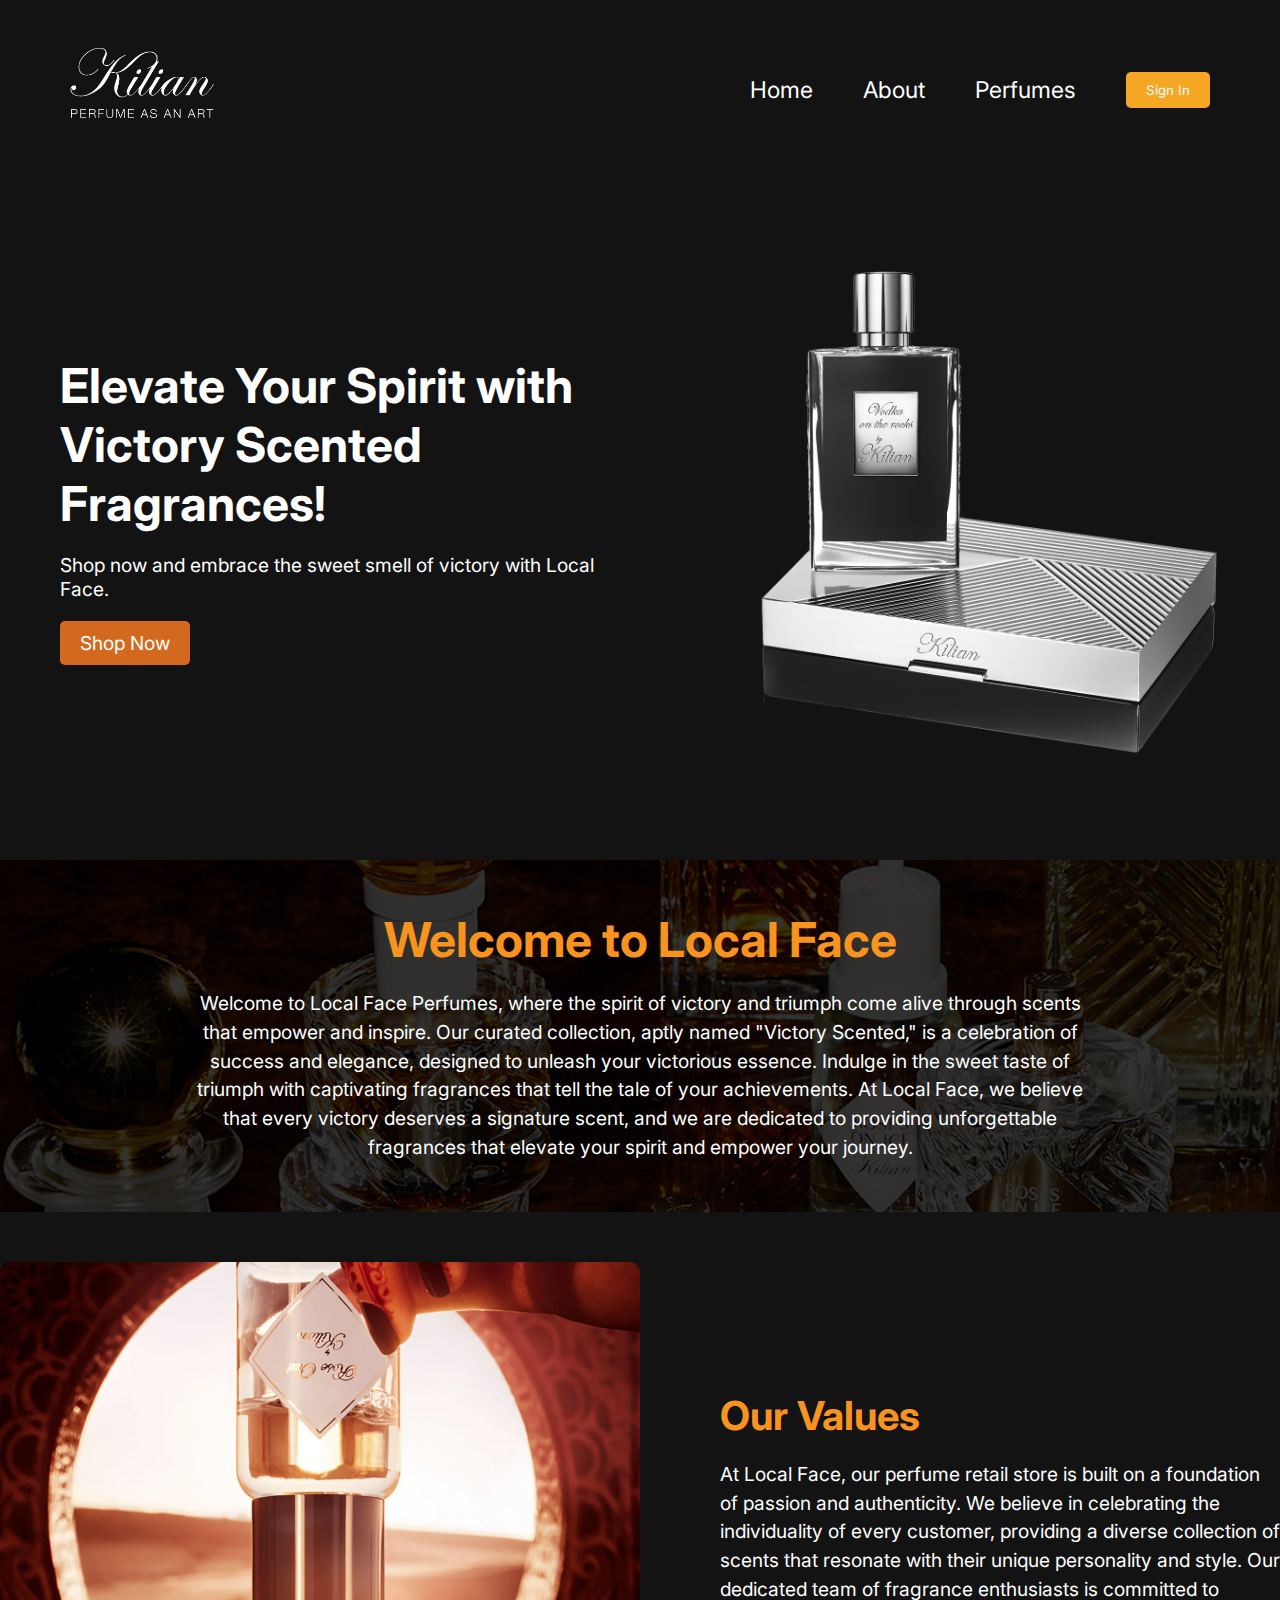
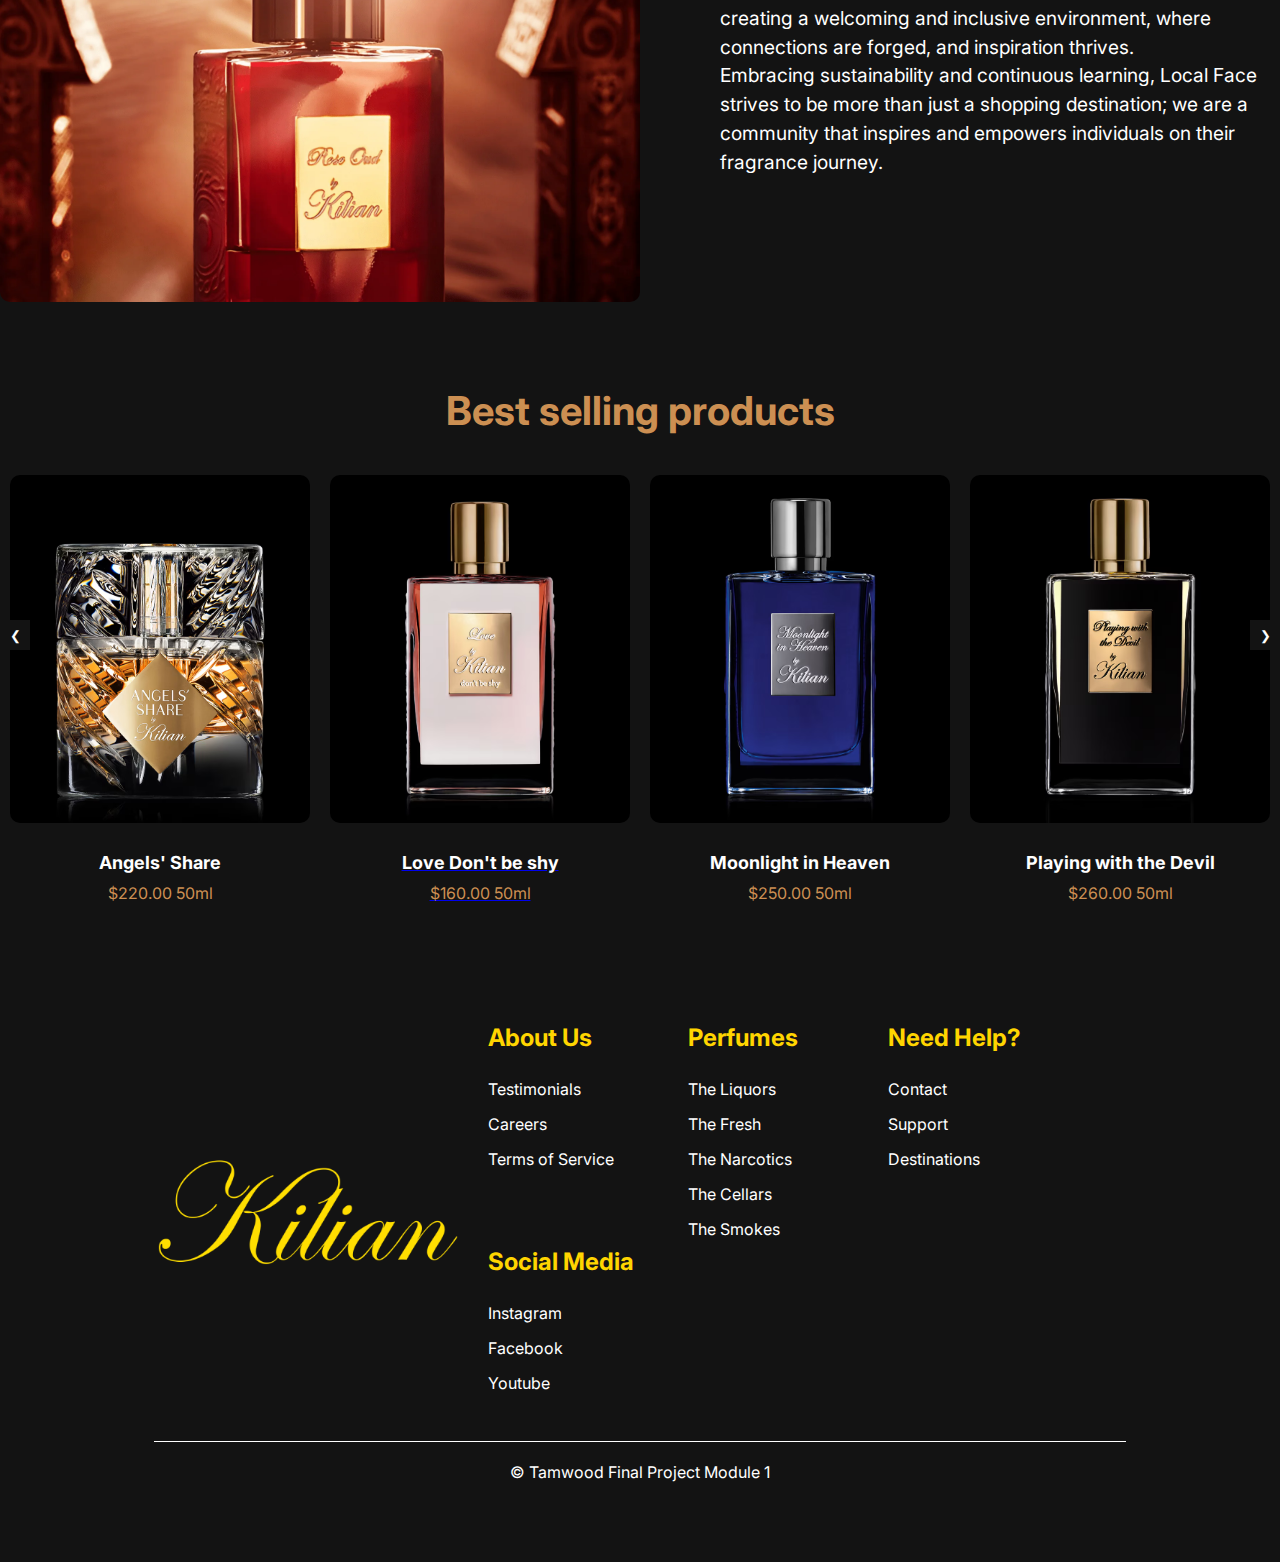
<file: index.html>
<!--index.html-->
<!DOCTYPE html>
<html lang="en">
  <head>
    <meta charset="UTF-8" />
    <meta name="viewport" content="width=device-width, initial-scale=1.0" />
    <title>Kilian</title>
    <link rel="preconnect" href="https://fonts.googleapis.com" />
    <link rel="preconnect" href="https://fonts.gstatic.com" crossorigin />
    <link
      href="https://fonts.googleapis.com/css2?family=Inter:ital,opsz,wght@0,14..32,100..900;1,14..32,100..900&display=swap"
      rel="stylesheet"
    />
    <link rel="stylesheet" href="style.css" />
    <style>
      .title {
        font-size: 48px;
        color: #f5a623;
        margin: 50px;
        text-align: center;
      }
    </style>
  </head>

  <body>
    <header>
      <!-- load the navbar -->
      <div id="navbar-placeholder"></div>
    </header>

    <main>
      <!-- hero-section -->
      <section class="hero-section">
        <div class="hero-content">
          <h1>Elevate Your Spirit with Victory Scented Fragrances!</h1>
          <p>
            Shop now and embrace the sweet smell of victory with Local Face.
          </p>
          <a href="#" class="cta-button">Shop Now</a>
        </div>
        <div class="hero-image">
          <img src="/assets/mainpage.png" alt="Victory Scented Fragrances" />
        </div>
      </section>

      <!-- welcome-section -->
      <section>
        <div class="welcome">
          <h1>Welcome to Local Face</h1>
          <p>
            Welcome to Local Face Perfumes, where the spirit of victory and
            triumph come alive through scents that empower and inspire. Our
            curated collection, aptly named "Victory Scented," is a celebration
            of success and elegance, designed to unleash your victorious
            essence. Indulge in the sweet taste of triumph with captivating
            fragrances that tell the tale of your achievements. At Local Face,
            we believe that every victory deserves a signature scent, and we are
            dedicated to providing unforgettable fragrances that elevate your
            spirit and empower your journey.
          </p>
        </div>
      </section>

      <!-- value section  -->
      <section class="values-section">
        <div class="values-image">
          <img
            src="/assets/kilian/perfume/value2.jpg"
            alt="Fragrance Bottle Image"
          />
        </div>
        <div class="values-text">
          <h2>Our Values</h2>
          <p>
            At Local Face, our perfume retail store is built on a foundation of
            passion and authenticity. We believe in celebrating the
            individuality of every customer, providing a diverse collection of
            scents that resonate with their unique personality and style. Our
            dedicated team of fragrance enthusiasts is committed to creating a
            welcoming and inclusive environment, where connections are forged,
            and inspiration thrives.
          </p>
          <p>
            Embracing sustainability and continuous learning, Local Face strives
            to be more than just a shopping destination; we are a community that
            inspires and empowers individuals on their fragrance journey.
          </p>
        </div>
      </section>

      <!-- best selling slider -->
      <section class="slider-container">
        <h2>Best selling products</h2>
        <button class="prev">❮</button>
        <div class="slider">
          <div class="product">
            <img
              src="/assets/kilian/perfume_list/liquor/angels_share-1.avif"
              alt="Luxurious Elixir Rough"
            />
            <h3>Angels' Share</h3>
            <p>$220.00 <span>50ml</span></p>
          </div>
          <div class="product">
            <a href="/pages/love_do_not_be_shy.html">
              <img
                src="/assets/kilian/perfume_list/narcotics/love_do_not_be_shy-1.avif"
                alt="The Golden Legacy"
              />
              <h3>Love Don't be shy</h3>
              <p>$160.00 50ml</p>
            </a>
          </div>
          <div class="product">
            <img
              src="/assets/kilian/perfume_list/fresh/moonlight_in_heaven-1.avif"
              alt="Luxurious Elixir"
            />
            <h3>Moonlight in Heaven</h3>
            <p>$250.00 50ml</p>
          </div>
          <div class="product">
            <img
              src="/assets/kilian/perfume_list/cellars/playing_with_the_devil-1.avif"
              alt="Luxurious Essence"
            />
            <h3>Playing with the Devil</h3>
            <p>$260.00 50ml</p>
          </div>
          <div class="product">
            <img
              src="/assets/kilian/perfume_list/fresh/flower_of_immortality-1.avif"
              alt="Product 5"
            />
            <h3>Flower of Immortality</h3>
            <p>$270.00 50ml</p>
          </div>
          <div class="product">
            <img
              src="/assets/kilian/perfume_list/narcotics/forbidden_games-1.avif"
              alt="Product 6"
            />
            <h3>Forbidden Games</h3>
            <p>$300.00 50ml</p>
          </div>
        </div>
        <button class="next">❯</button>
      </section>
    </main>

    <footer>
      <!-- load the footer -->
      <div id="footer-placeholder"></div>
    </footer>

    <script src="app.js"></script>
  </body>
</html>
</file>
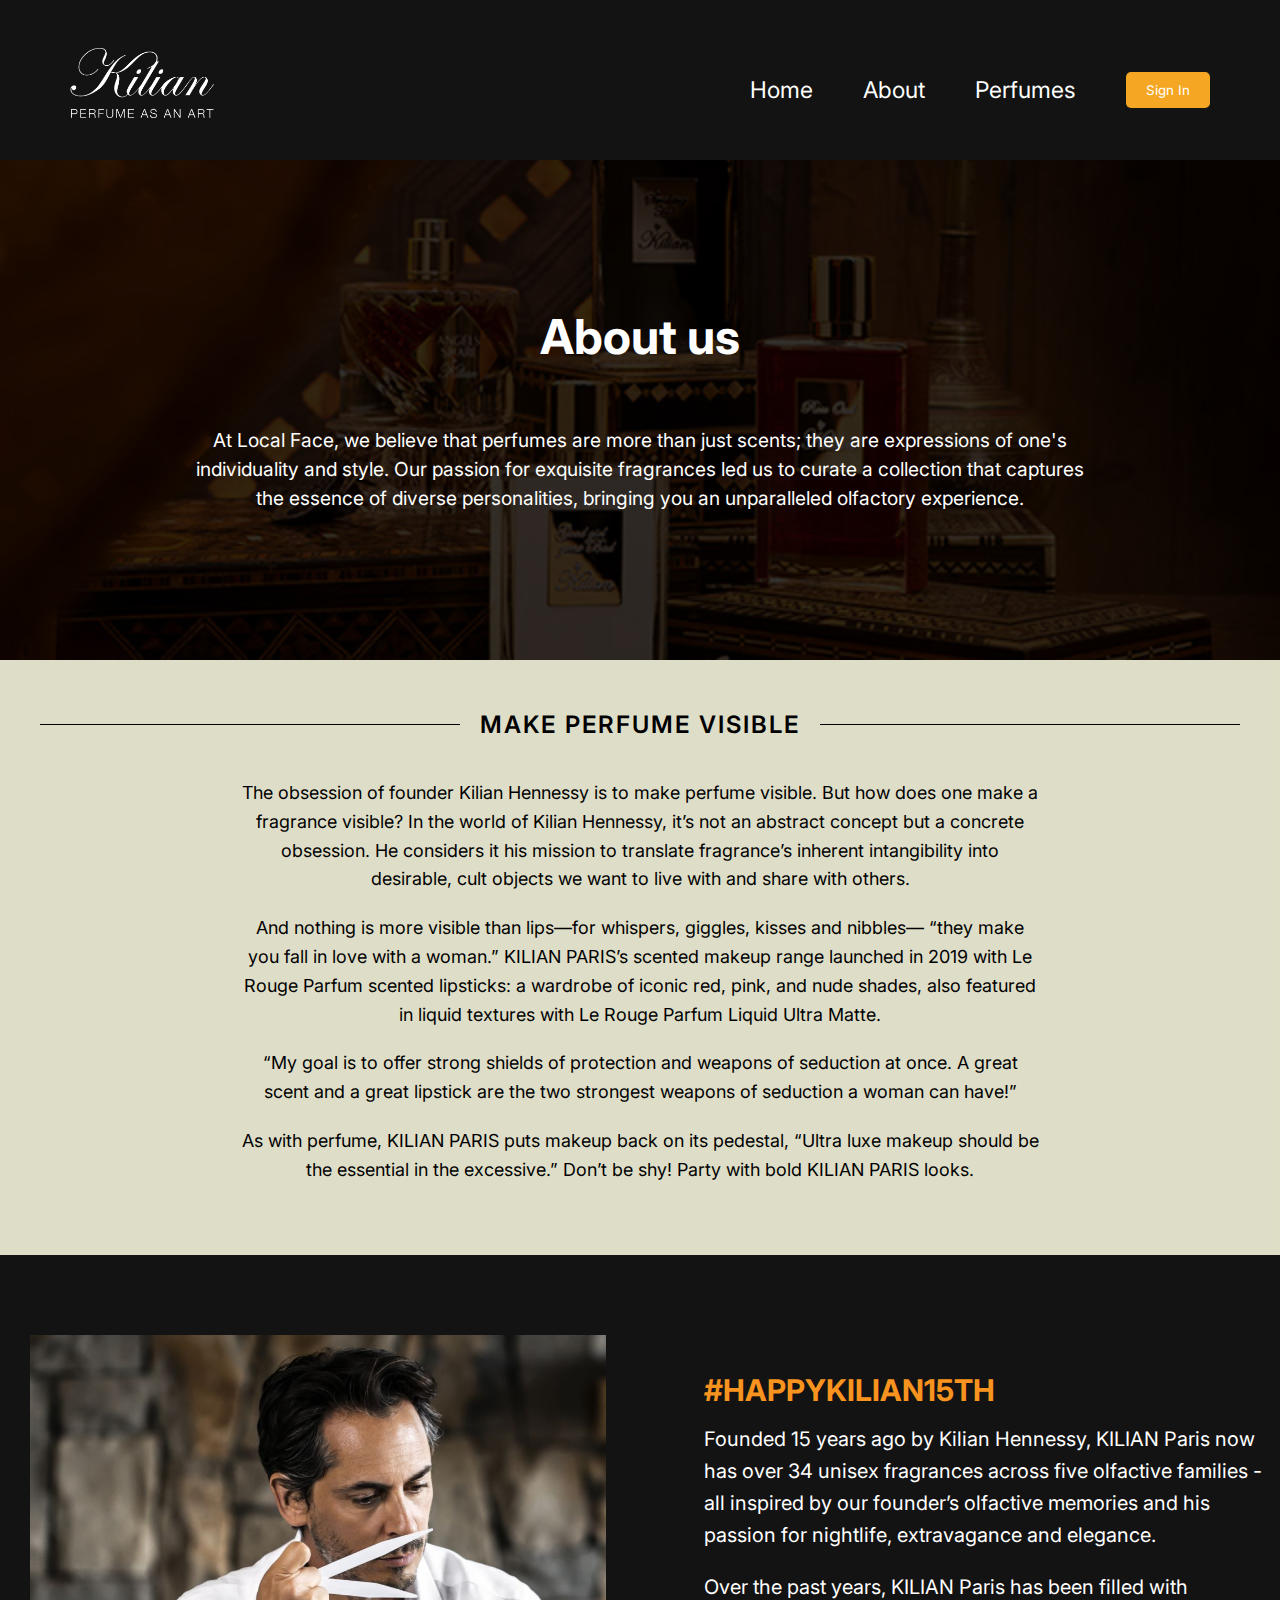
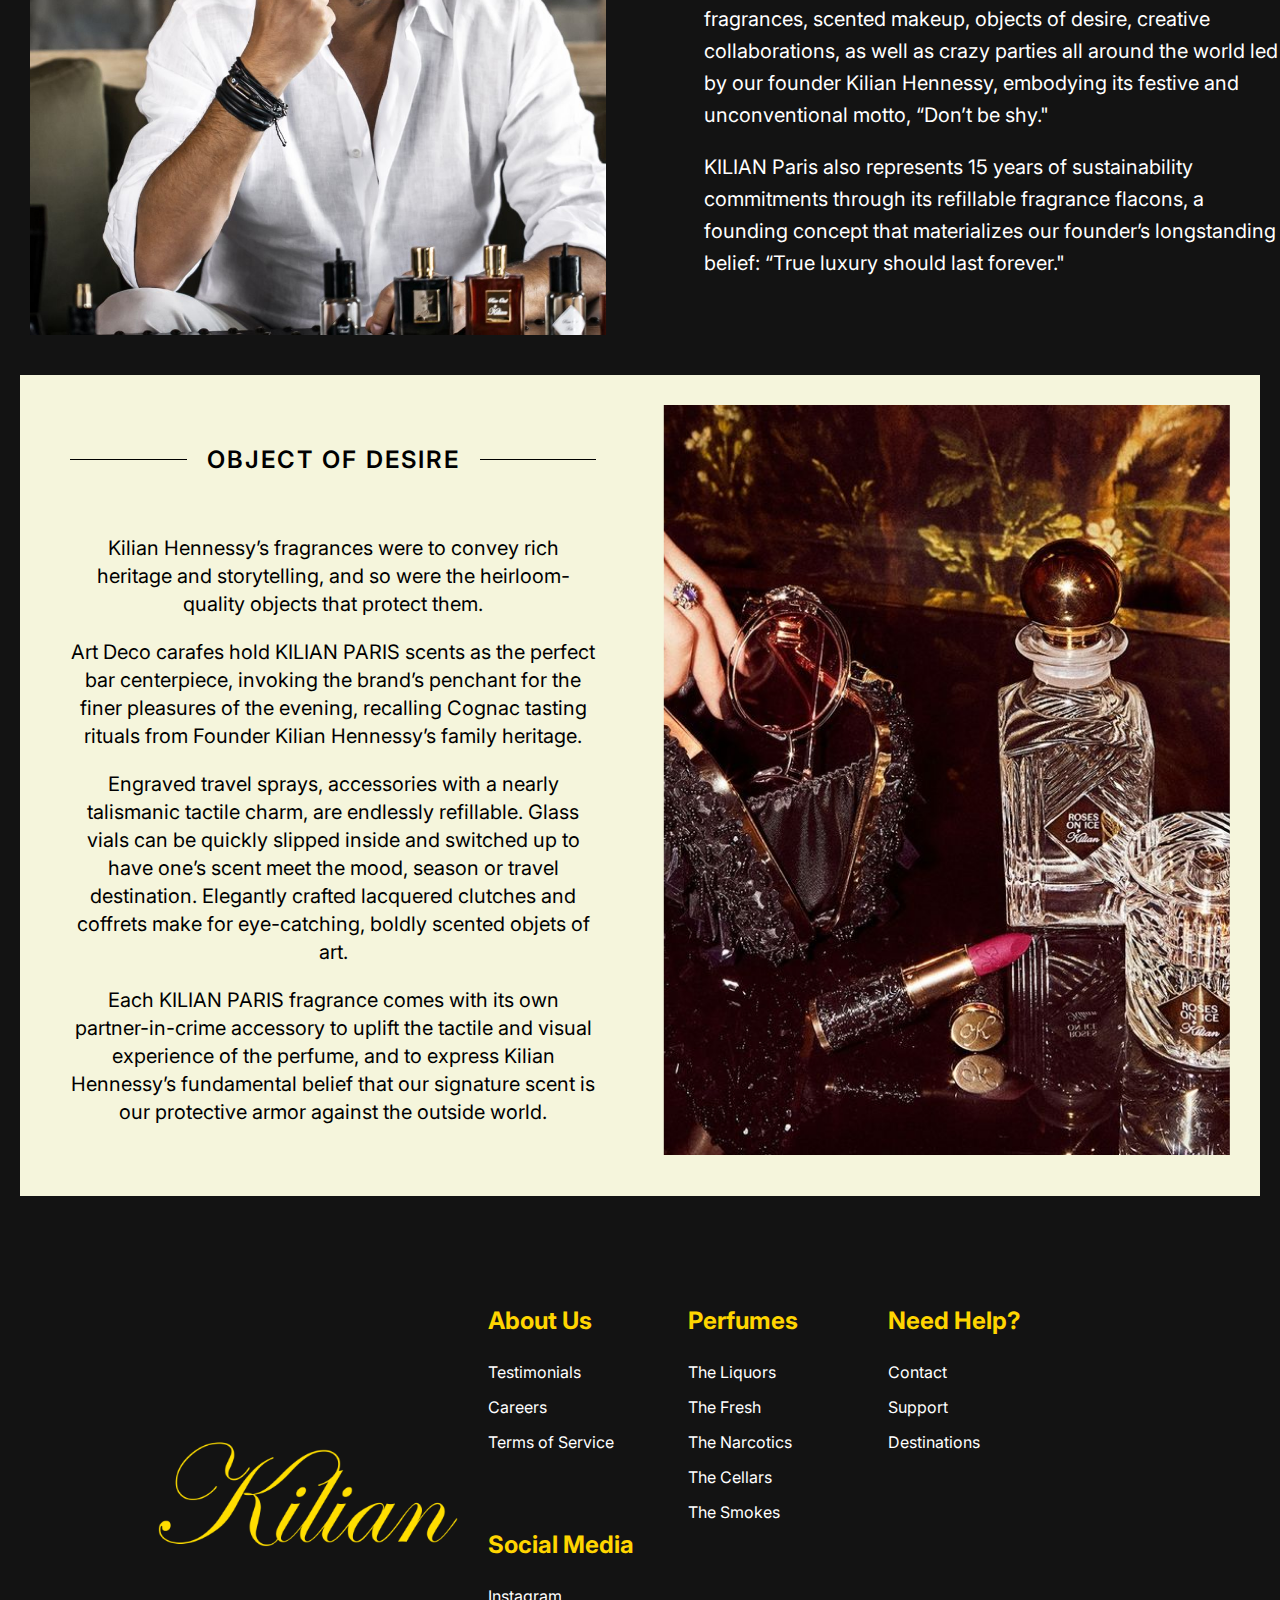
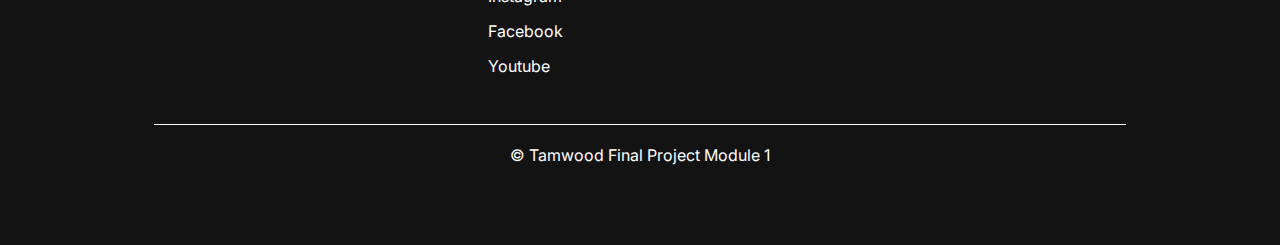
<file: pages/about.html>
<!--about.html-->
<!DOCTYPE html>
<html lang="en">
  <head>
    <meta charset="UTF-8" />
    <meta name="viewport" content="width=device-width, initial-scale=1.0" />
    <title>Kilian</title>
    <link rel="preconnect" href="https://fonts.googleapis.com" />
    <link rel="preconnect" href="https://fonts.gstatic.com" crossorigin />
    <link
      href="https://fonts.googleapis.com/css2?family=Inter:ital,opsz,wght@0,14..32,100..900;1,14..32,100..900&display=swap"
      rel="stylesheet"
    />
    <link rel="stylesheet" href="../style.css" />
  </head>

  <body>
    <header>
      <!-- load the navbar -->
      <div id="navbar-placeholder"></div>
    </header>

    <main>
      <!-- about -->
      <section>
        <div class="about-us">
          <h1>About us</h1>
          <p>
            At Local Face, we believe that perfumes are more than just scents;
            they are expressions of one's individuality and style. Our passion
            for exquisite fragrances led us to curate a collection that captures
            the essence of diverse personalities, bringing you an unparalleled
            olfactory experience.
          </p>
        </div>
      </section>

      <!-- vision -->
      <section>
        <div class="vision">
          <div class="vision-header">
            <hr class="left-line" />
            <h2>MAKE PERFUME VISIBLE</h2>
            <hr class="right-line" />
          </div>
          <div class="vision-body">
            <p>
              The obsession of founder Kilian Hennessy is to make perfume
              visible. But how does one make a fragrance visible? In the world
              of Kilian Hennessy, it’s not an abstract concept but a concrete
              obsession. He considers it his mission to translate fragrance’s
              inherent intangibility into desirable, cult objects we want to
              live with and share with others.
            </p>
            <p>
              And nothing is more visible than lips—for whispers, giggles,
              kisses and nibbles— “they make you fall in love with a woman.”
              KILIAN PARIS’s scented makeup range launched in 2019 with Le Rouge
              Parfum scented lipsticks: a wardrobe of iconic red, pink, and nude
              shades, also featured in liquid textures with Le Rouge Parfum
              Liquid Ultra Matte.
            </p>
            <p>
              “My goal is to offer strong shields of protection and weapons of
              seduction at once. A great scent and a great lipstick are the two
              strongest weapons of seduction a woman can have!”
            </p>
            <p>
              As with perfume, KILIAN PARIS puts makeup back on its pedestal,
              “Ultra luxe makeup should be the essential in the excessive.”
              Don’t be shy! Party with bold KILIAN PARIS looks.
            </p>
          </div>
        </div>
      </section>

      <!-- founder -->
      <section class="founder">
        <img
          src="/assets/kilian/founder/founder1.jpg"
          alt="Kilian Hennessy"
          class="float-left"
        />
        <div class="founder-text">
          <h2>#HAPPYKILIAN15TH</h2>
          <p>
            Founded 15 years ago by Kilian Hennessy, KILIAN Paris now has over
            34 unisex fragrances across five olfactive families - all inspired
            by our founder’s olfactive memories and his passion for nightlife,
            extravagance and elegance.
          </p>
          <p>
            Over the past years, KILIAN Paris has been filled with fragrances,
            scented makeup, objects of desire, creative collaborations, as well
            as crazy parties all around the world led by our founder Kilian
            Hennessy, embodying its festive and unconventional motto, “Don’t be
            shy."
          </p>
          <p>
            KILIAN Paris also represents 15 years of sustainability commitments
            through its refillable fragrance flacons, a founding concept that
            materializes our founder’s longstanding belief: “True luxury should
            last forever."
          </p>
        </div>
      </section>


      <!-- clearfix -->
      <!-- object of desire -->
       <section>
      <div class="clearfix-container clearfix">
        <div class="clearfix-left-content">
          <div class="vision-header">
            <hr class="left-line" />
            <h2>OBJECT OF DESIRE</h2>
            <hr class="right-line" />
          </div>
          <p>
            Kilian Hennessy’s fragrances were to convey rich heritage and
            storytelling, and so were the heirloom-quality objects that protect
            them.
          </p>
          <p>
            Art Deco carafes hold KILIAN PARIS scents as the perfect bar
            centerpiece, invoking the brand’s penchant for the finer pleasures
            of the evening, recalling Cognac tasting rituals from Founder Kilian
            Hennessy’s family heritage.
          </p>
          <p>
            Engraved travel sprays, accessories with a nearly talismanic tactile
            charm, are endlessly refillable. Glass vials can be quickly slipped
            inside and switched up to have one’s scent meet the mood, season or
            travel destination. Elegantly crafted lacquered clutches and
            coffrets make for eye-catching, boldly scented objets of art.
          </p>
          <p>
            Each KILIAN PARIS fragrance comes with its own partner-in-crime
            accessory to uplift the tactile and visual experience of the
            perfume, and to express Kilian Hennessy’s fundamental belief that
            our signature scent is our protective armor against the outside
            world.
          </p>
        </div>
        <div class="clearfix-right-content">
          <img src="/assets/kilian/perfume/clearfix.jpg">
        </div>
      </div>
    </section>
    </main>

    <footer>
      <!-- load the footer -->
      <div id="footer-placeholder"></div>
    </footer>
    <script src="../app.js"></script>
  </body>
</html>
</file>
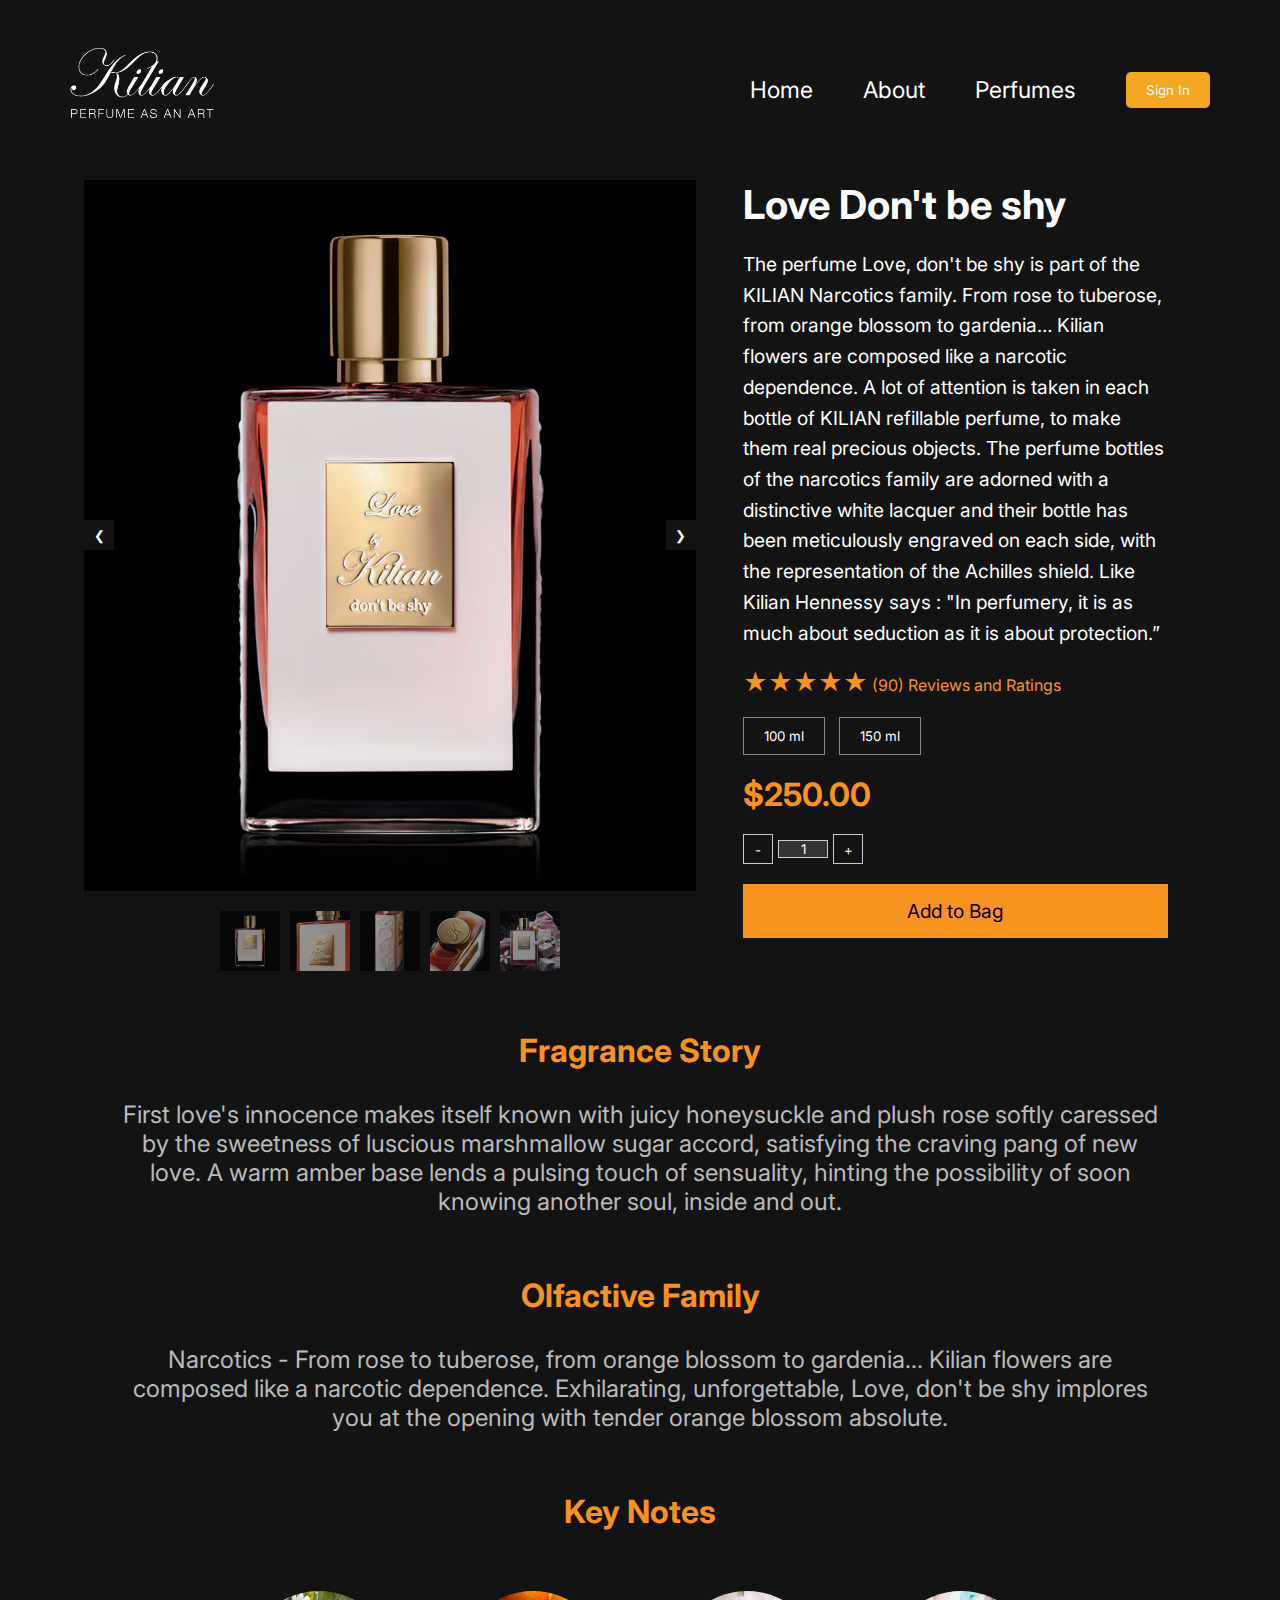
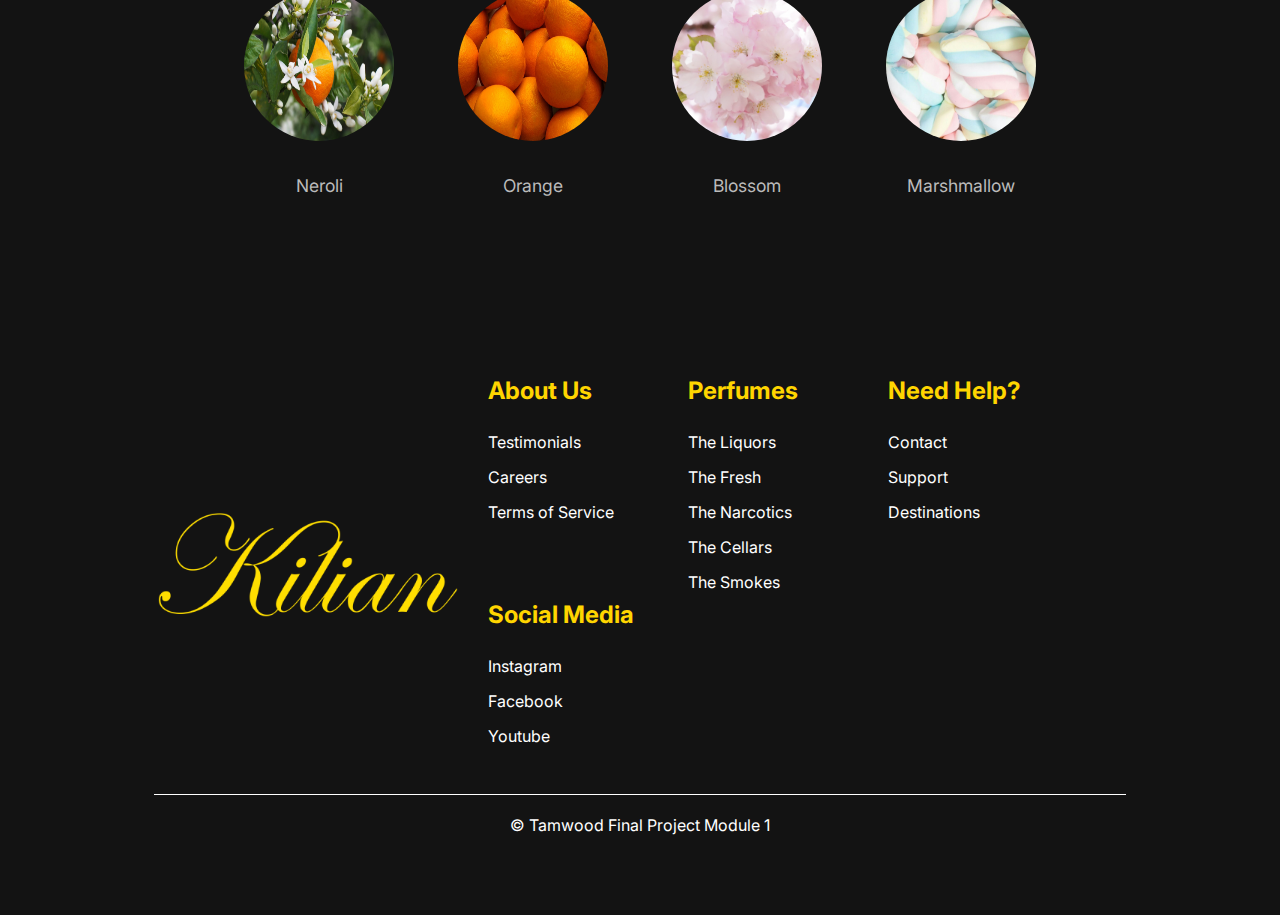
<file: pages/love_do_not_be_shy.html>
<!-- love_do_not_be_shy.html -->

<!DOCTYPE html>
<html lang="en">
  <head>
    <meta charset="UTF-8" />
    <meta name="viewport" content="width=device-width, initial-scale=1.0" />
    <title>Kilian</title>
    <link rel="preconnect" href="https://fonts.googleapis.com" />
    <link rel="preconnect" href="https://fonts.gstatic.com" crossorigin />
    <link
      href="https://fonts.googleapis.com/css2?family=Inter:ital,opsz,wght@0,14..32,100..900;1,14..32,100..900&display=swap"
      rel="stylesheet"
    />
    <link rel="stylesheet" href="../style.css" />
  </head>

  <body>
    <header>
      <!-- load the navbar -->
      <div id="navbar-placeholder"></div>
    </header>

    <main>
      <!-- Product Slider & Thumbnail  -->
      <section class="product-section clearfix">
        <div class="left-column clearfix">
          <div class="detail-slider-container">
            <button class="prev">❮</button>
            <div class="product-image">
              <img
                src="/assets/kilian/detail/love_do_not_be_shy-1.avif"
                alt="Luxurious Elixir"
              />
            </div>
            <button class="next">❯</button>
          </div>
          <div class="thumbnail-container clearfix">
            <img
              src="/assets/kilian/detail/love_do_not_be_shy-1.avif"
              alt="Luxurious Elixir"
              class="thumbnail"
            />
            <img
              src="/assets/kilian/detail/love_do_not_be_shy-2.avif"
              alt="Another Elixir"
              class="thumbnail"
            />
            <img
              src="/assets/kilian/detail/love_do_not_be_shy-3.avif"
              alt="Yet Another Elixir"
              class="thumbnail"
            />
            <img
              src="/assets/kilian/detail/love_do_not_be_shy-4.avif"
              alt="Another Elixir"
              class="thumbnail"
            />
            <img
              src="/assets/kilian/detail/love_do_not_be_shy-5.avif"
              alt="Yet Another Elixir"
              class="thumbnail"
            />
          </div>
        </div>

        <!-- Product Information -->
        <div class="product-details">
          <h1>Love Don't be shy</h1>
          <p class="product-description">
            The perfume Love, don't be shy is part of the KILIAN Narcotics
            family. From rose to tuberose, from orange blossom to gardenia…
            Kilian flowers are composed like a narcotic dependence. A lot of
            attention is taken in each bottle of KILIAN refillable perfume, to
            make them real precious objects. The perfume bottles of the
            narcotics family are adorned with a distinctive white lacquer and
            their bottle has been meticulously engraved on each side, with the
            representation of the Achilles shield. Like Kilian Hennessy says :
            "In perfumery, it is as much about seduction as it is about
            protection.”
          </p>
          <div class="product-rating">
            <span>★★★★★</span>
            <a href="#">(90) Reviews and Ratings</a>
          </div>
          <div style="margin-bottom: 20px;">
            <button class="size-option">100 ml</button>
            <button class="size-option">150 ml</button>
          </div>
          <div class="product-price">$250.00</div>
          <div class="product-quantity">
            <button class="quantity-btn">-</button>
            <input type="text" value="1" />
            <button class="quantity-btn">+</button>
          </div>
          <button class="add-to-bag">Add to Bag</button>
        </div>
      </section>

      <!-- Additional detail -->
      <section class="additional-details">
        <h2>Fragrance Story</h2>
        <p>
          First love's innocence makes itself known with juicy honeysuckle and
          plush rose softly caressed by the sweetness of luscious marshmallow
          sugar accord, satisfying the craving pang of new love. A warm amber
          base lends a pulsing touch of sensuality, hinting the possibility of
          soon knowing another soul, inside and out.
        </p>

        <h2>Olfactive Family</h2>
        <p>
          Narcotics - From rose to tuberose, from orange blossom to gardenia…
          Kilian flowers are composed like a narcotic dependence. Exhilarating,
          unforgettable, Love, don't be shy implores you at the opening with
          tender orange blossom absolute.
        </p>
      </section>
      <section class="key-notes">
        <h2>Key Notes</h2>
        <div class="note">
          <img src="../assets/kilian/detail/neroli.jpg" alt="Note" />
          <p>Neroli</p>
        </div>
        <div class="note">
          <img src="../assets/kilian/detail/Orange.webp" alt="Note" />
          <p>Orange</p>
        </div>
        <div class="note">
          <img src="../assets/kilian/detail/blossom.jpg" alt="Note" />
          <p>Blossom</p>
        </div>
        <div class="note">
          <img src="../assets/kilian/detail/marshmellow.jpg" alt="Note" />
          <p>Marshmallow</p>
        </div>
      </section>
    </main>

    <footer>
      <!-- load the footer -->
      <div id="footer-placeholder"></div>
    </footer>
    <script src="../app.js"></script>
  </body>
</html>
</file>
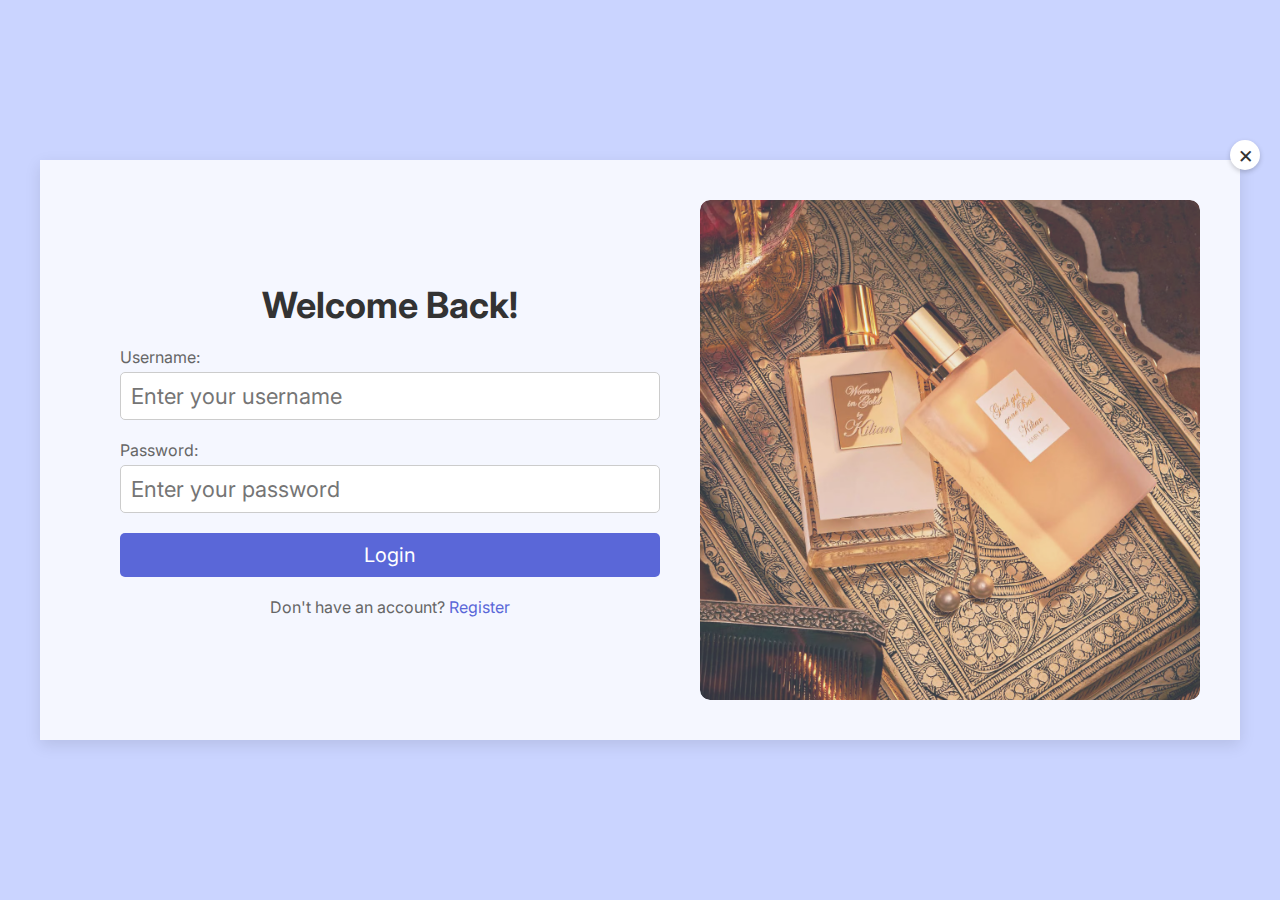
<file: pages/signin.html>
<!--signin.html-->
<!DOCTYPE html>
<html lang="en">
  <head>
    <meta charset="UTF-8" />
    <meta name="viewport" content="width=device-width, initial-scale=1.0" />
    <title>Kilian</title>
    <link rel="preconnect" href="https://fonts.googleapis.com" />
    <link rel="preconnect" href="https://fonts.gstatic.com" crossorigin />
    <link
      href="https://fonts.googleapis.com/css2?family=Inter:ital,opsz,wght@0,14..32,100..900;1,14..32,100..900&display=swap"
      rel="stylesheet"
    />
    <link rel="stylesheet" href="../style.css" />
  </head>

  <body class="signin">
    <main class="signin">
        <section class="signin">
          <div class="login-container">
            <!-- close botton -->
            <div class="close-btn">
              <a href="/index.html">×</a>
          </div>

            <!-- login form -->
            <div class="login-form">
                <h1>Welcome Back!</h1>
                <div class="input-group">
                    <label for="username">Username:</label>
                    <input type="text" id="username" placeholder="Enter your username">
                </div>
                <div class="input-group">
                    <label for="password">Password:</label>
                    <input type="password" id="password" placeholder="Enter your password">
                </div>
                <button class="login-btn">Login</button>
                <div class="register-text">
                    Don't have an account? <a href="/pages/signup.html">Register</a>
                </div>
            </div>
            <div class="login-image">
                <img src="/assets/kilian/perfume/login3.jpg" alt="Laptop Image">
            </div>
        </div>
        </section>
    </div>
    </main>

    <script src="../app.js"></script>
  </body>
</html>
</file>
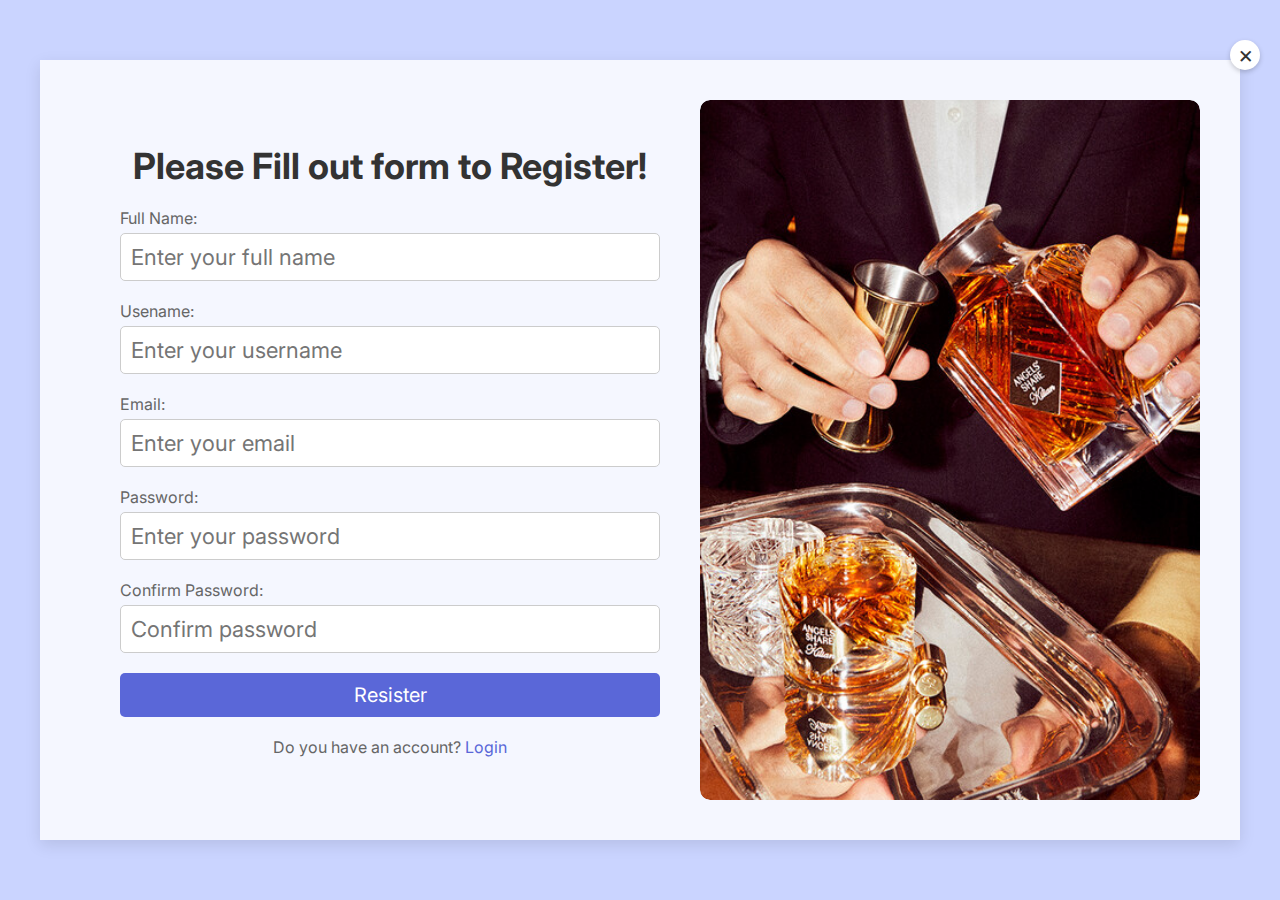
<file: pages/signup.html>
<!--signup.html-->
<!DOCTYPE html>
<html lang="en">
  <head>
    <meta charset="UTF-8" />
    <meta name="viewport" content="width=device-width, initial-scale=1.0" />
    <title>Kilian</title>
    <link rel="preconnect" href="https://fonts.googleapis.com" />
    <link rel="preconnect" href="https://fonts.gstatic.com" crossorigin />
    <link
      href="https://fonts.googleapis.com/css2?family=Inter:ital,opsz,wght@0,14..32,100..900;1,14..32,100..900&display=swap"
      rel="stylesheet"
    />
    <link rel="stylesheet" href="../style.css" />
  </head>

  <body class="signin">
    <main class="signin">
        <section class="signin">
          <div class="register-container">
            <!-- close botton -->
            <div class="close-btn">
                <a href="/index.html">×</a>
            </div>

            <!-- register form -->
            <div class="register-form">
                <h1>Please Fill out form to Register!</h1>
                <div class="input-group">
                    <label for="fullname">Full Name:</label>
                    <input type="text" id="fullname" placeholder="Enter your full name">
                </div>
                <div class="input-group">
                    <label for="usename">Usename:</label>
                    <input type="usename" id="username" placeholder="Enter your username">
                </div>
                <div class="input-group">
                    <label for="email">Email:</label>
                    <input type="email" id="email" placeholder="Enter your email">
                </div>
                <div class="input-group">
                    <label for="password">Password:</label>
                    <input type="password" id="password" placeholder="Enter your password">
                </div>
                <div class="input-group">
                    <label for="confirmpassword">Confirm Password:</label>
                    <input type="confirmpassword" id="confirmpassword" placeholder="Confirm password">
                </div>
                <button class="register-btn">Resister</button>
                <div class="register-text">
                    Do you have an account? <a href="/pages/signin.html">Login</a>
                </div>
            </div>
            <div class="register-image">
                <img src="/assets/kilian/perfume/register.jpg" alt="Laptop Image">
            </div>
        </div>
        </section>
    </div>
    </main>

    <script src="../app.js"></script>
  </body>
</html>
</file>
<file: style.css>
/* style.css */

@import url('styles/nav.css');
@import url('styles/footer.css');
@import url('styles/home.css');
@import url('styles/perfumes.css');
@import url('styles/about.css');
@import url('styles/font.css');
@import url('styles/signin.css');
@import url('styles/signup.css');
@import url('styles/detail.css');



header {
    padding: 20px;
    text-align: center;
    background-color: #131313;
}

* {
    box-sizing: border-box;
    margin: 0;
    padding: 0;
    font-family: "Inter", sans-serif;
    scroll-behavior: smooth;
  }

main {
    max-width: 1440px;
    margin: 30px auto;
    background-color: #131313;
}


body{
    background-color: #131313;
}


.title {
    font-size: 48px;
    color: #f5a623;
    margin: 50px;
    text-align: center;
}
</file>
